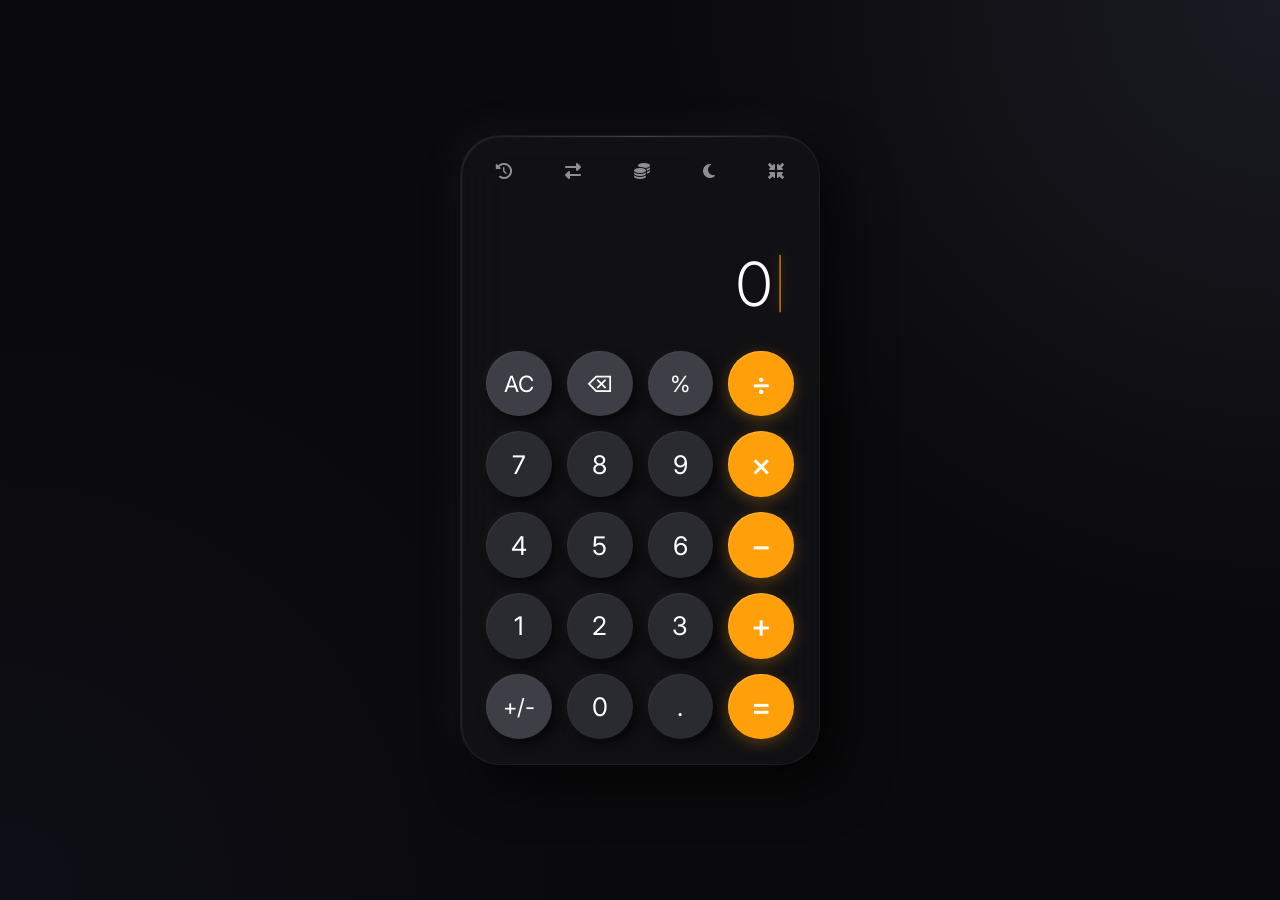
<file: calcutaor/index.html>
<!DOCTYPE html>
<html lang="en">
<head>
    <meta charset="UTF-8">
    <meta name="viewport" content="width=device-width, initial-scale=1.0">
    <title>Modern Dark Calculator</title>
    <!-- Use Inter font for a modern look -->
    <link href="https://fonts.googleapis.com/css2?family=Inter:wght@100;300;400;500&display=swap" rel="stylesheet">
    <!-- Font Awesome for top menu icons -->
    <link rel="stylesheet" href="https://cdnjs.cloudflare.com/ajax/libs/font-awesome/6.4.0/css/all.min.css">
    <link rel="stylesheet" href="style.css">
</head>
<body class="dark-mode">
    <div class="calculator-container glass-effect">
        <!-- Top Menu Icons -->
        <div class="top-menu">
            <button class="menu-btn" title="History"><i class="fas fa-history"></i></button>
            <button class="menu-btn" title="Convert"><i class="fas fa-exchange-alt"></i></button>
            <button class="menu-btn" title="Currency"><i class="fas fa-coins"></i></button>
            <button class="menu-btn theme-toggle" title="Toggle Theme"><i class="fas fa-moon"></i></button>
            <button class="menu-btn" title="Compact"><i class="fas fa-compress-arrows-alt"></i></button>
        </div>
        
        <!-- Display Area -->
        <div class="display-container">
            <div class="previous-operand"></div>
            <div class="current-operand">0<span class="cursor">|</span></div>
        </div>
        
        <!-- 4-Column CSS Grid for Buttons -->
        <div class="buttons-grid">
            <button class="btn func" data-action="clear">AC</button>
            <button class="btn func" data-action="delete">⌫</button>
            <button class="btn func" data-action="percent">%</button>
            <button class="btn operator" data-action="divide">÷</button>
            
            <button class="btn number" data-number="7">7</button>
            <button class="btn number" data-number="8">8</button>
            <button class="btn number" data-number="9">9</button>
            <button class="btn operator" data-action="multiply">×</button>
            
            <button class="btn number" data-number="4">4</button>
            <button class="btn number" data-number="5">5</button>
            <button class="btn number" data-number="6">6</button>
            <button class="btn operator" data-action="subtract">−</button>
            
            <button class="btn number" data-number="1">1</button>
            <button class="btn number" data-number="2">2</button>
            <button class="btn number" data-number="3">3</button>
            <button class="btn operator" data-action="add">+</button>
            
            <button class="btn func" data-action="negate">+/-</button>
            <button class="btn number" data-number="0">0</button>
            <button class="btn number" data-number=".">.</button>
            <button class="btn operator calculate" data-action="calculate">=</button>
        </div>
    </div>
    
    <script src="script.js"></script>
</body>
</html>
</file>
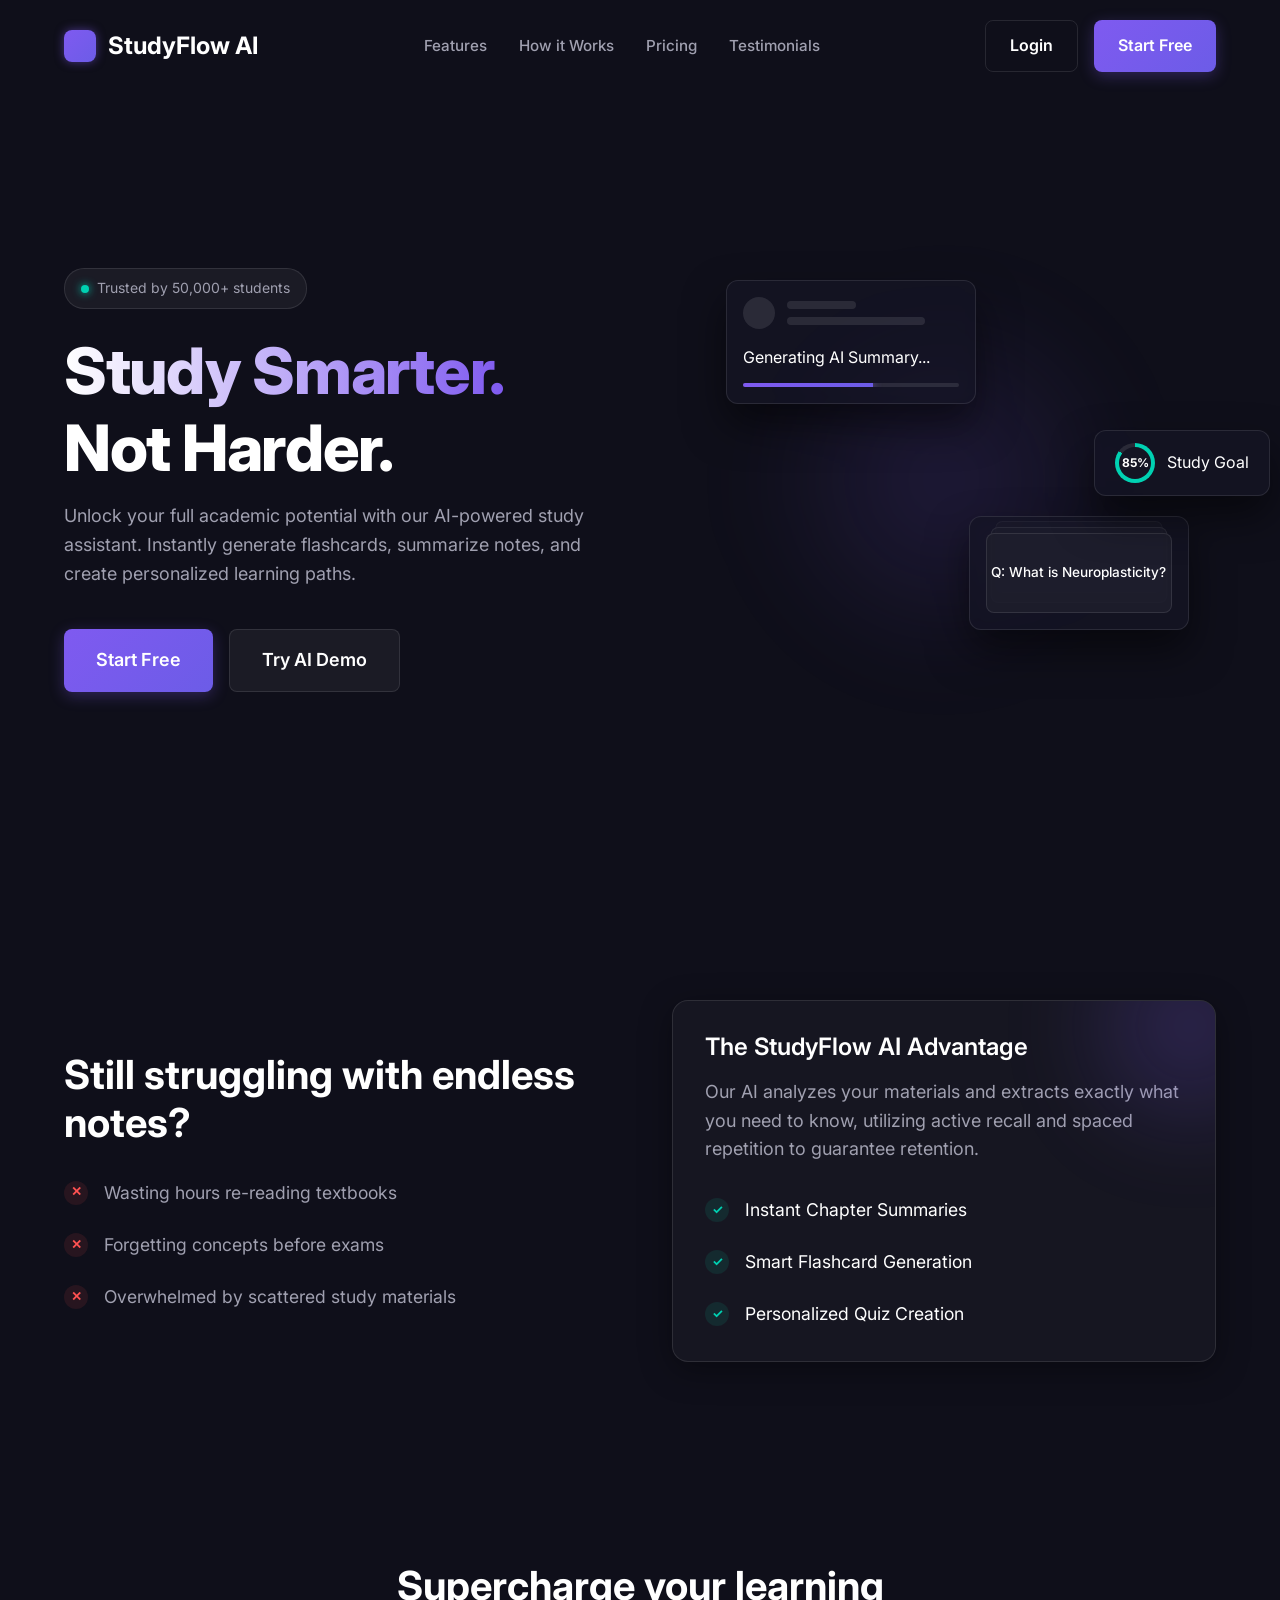
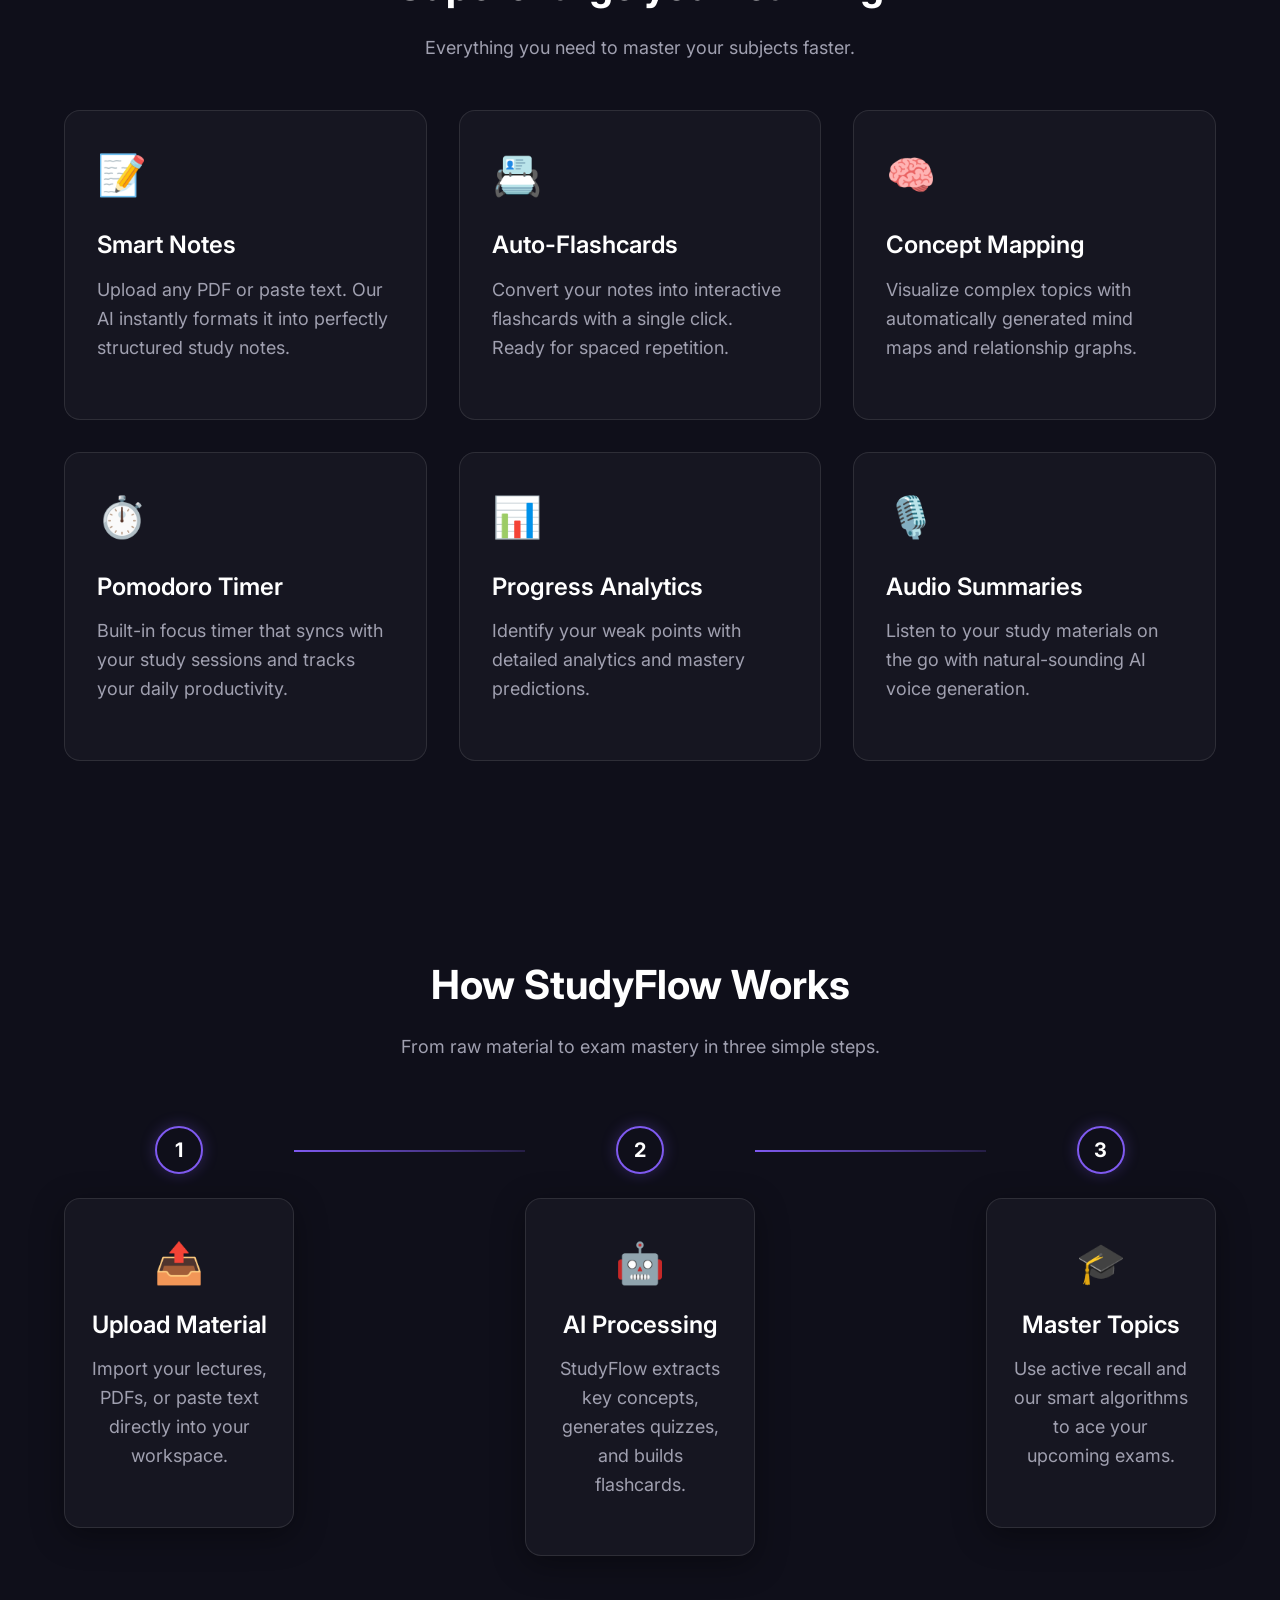
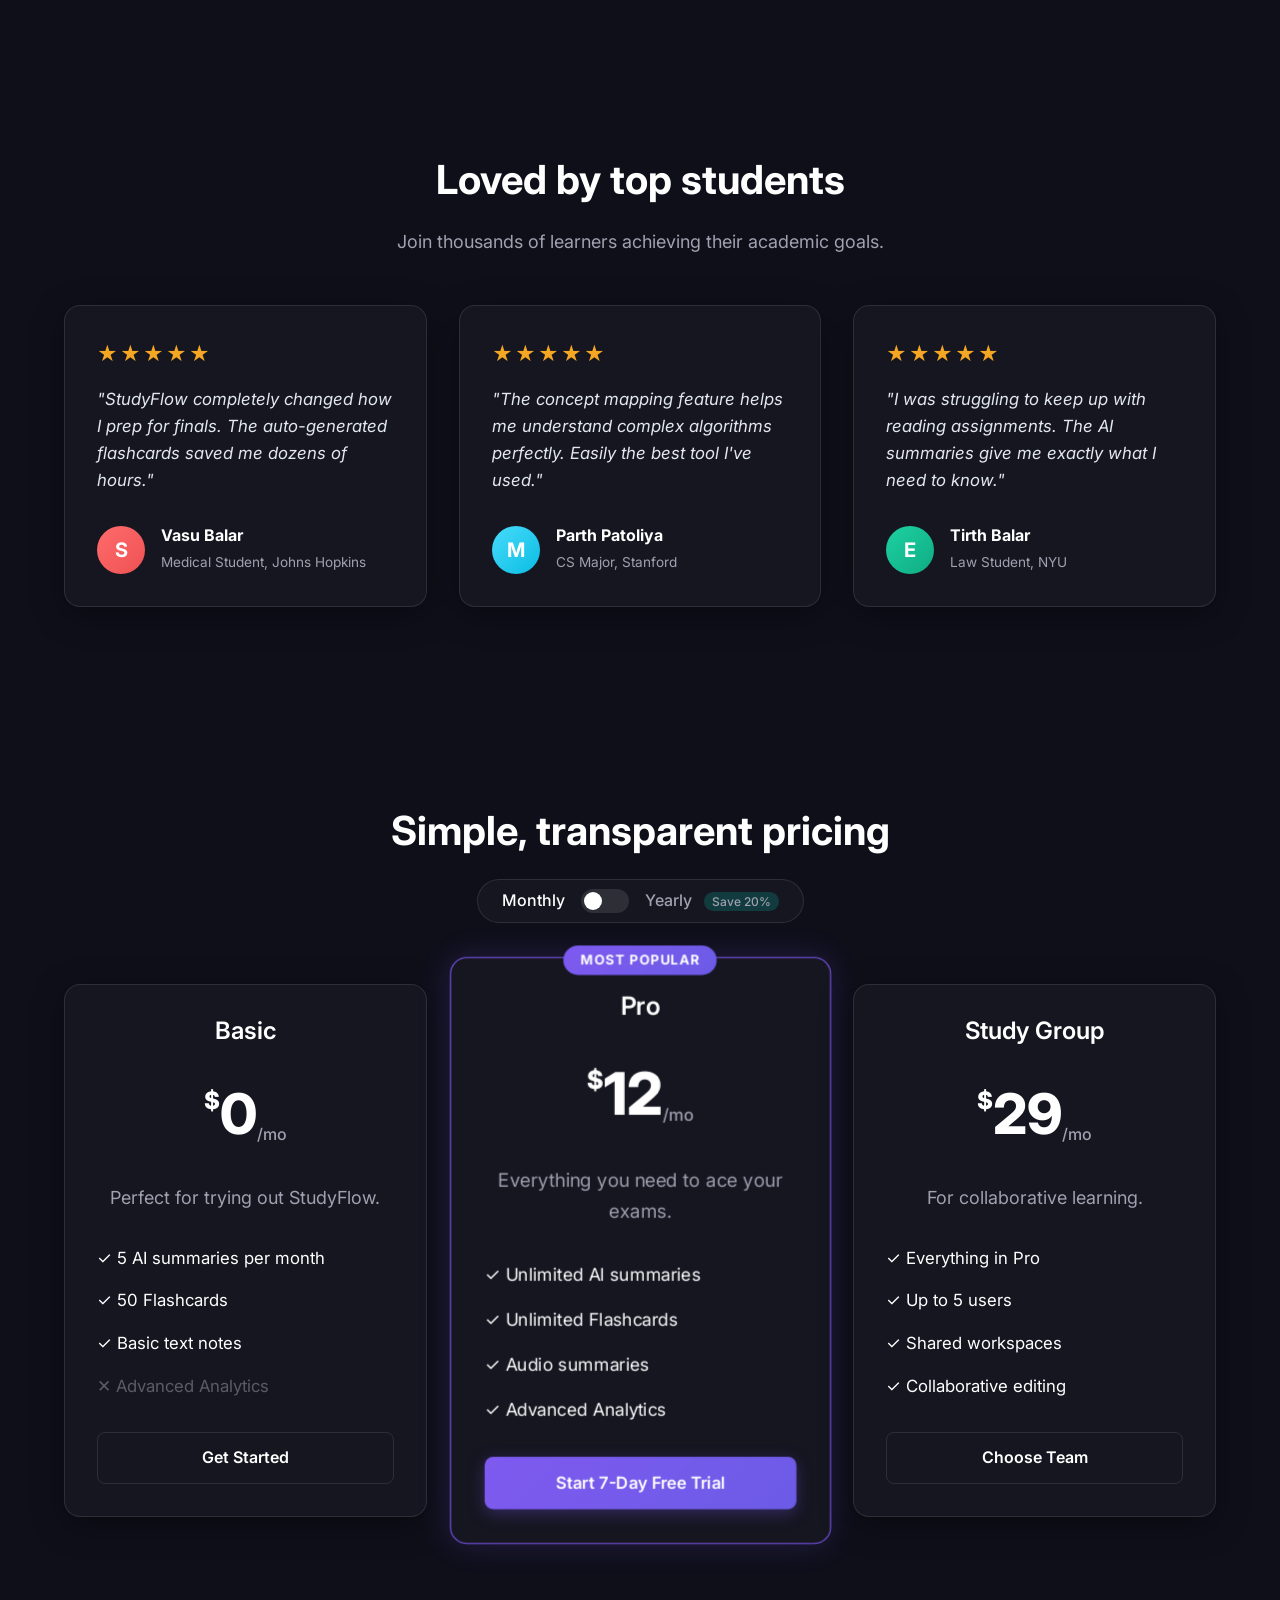
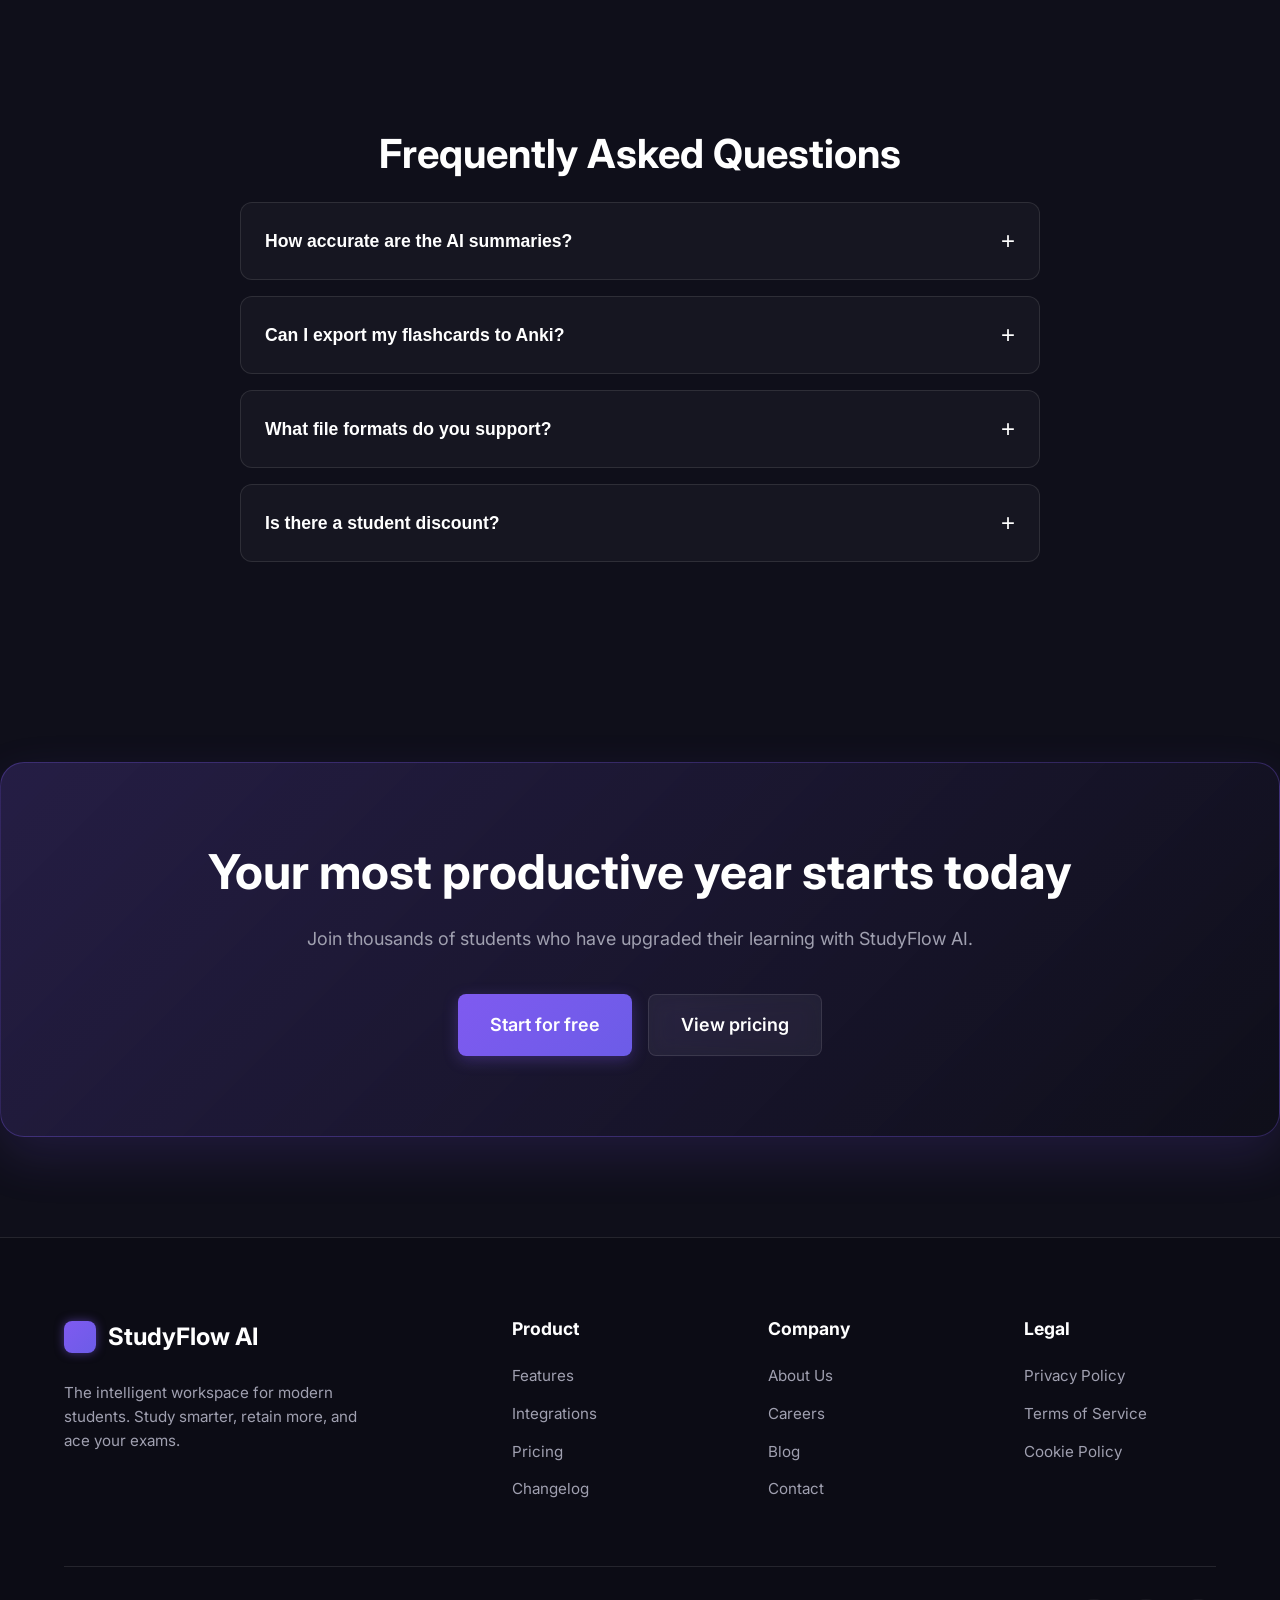
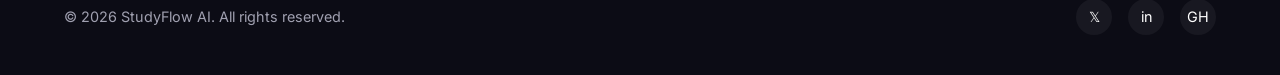
<file: landing page/index.html>
<!DOCTYPE html>
<html lang="en">
<head>
    <meta charset="UTF-8">
    <meta name="viewport" content="width=device-width, initial-scale=1.0">
    <meta name="description" content="StudyFlow AI - The AI-powered study assistant. Ace your exams with AI-generated notes, flashcards, and personalized study plans.">
    <title>StudyFlow AI | Study Smarter. Not Harder.</title>
    <!-- Google Fonts: Inter -->
    <link rel="preconnect" href="https://fonts.googleapis.com">
    <link rel="preconnect" href="https://fonts.gstatic.com" crossorigin>
    <link href="https://fonts.googleapis.com/css2?family=Inter:wght@400;500;600;700;800&display=swap" rel="stylesheet">
    <link rel="stylesheet" href="style.css">
</head>
<body>

    <!-- 1. Navbar (Sticky) -->
    <nav class="navbar" id="navbar">
        <div class="nav-container">
            <a href="#" class="logo">
                <div class="logo-icon"></div>
                StudyFlow AI
            </a>
            
            <div class="nav-links" id="nav-links">
                <a href="#features">Features</a>
                <a href="#how-it-works">How it Works</a>
                <a href="#pricing">Pricing</a>
                <a href="#testimonials">Testimonials</a>
            </div>

            <div class="nav-actions">
                <a href="#" class="btn btn-outline">Login</a>
                <a href="#" class="btn btn-gradient">Start Free</a>
            </div>

            <button class="hamburger" id="hamburger" aria-label="Toggle navigation">
                <span class="bar"></span>
                <span class="bar"></span>
                <span class="bar"></span>
            </button>
        </div>
    </nav>

    <!-- 2. Hero Section -->
    <header class="hero fade-in-section">
        <div class="hero-content">
            <div class="hero-text">
                <div class="trust-badge">
                    <span class="dot"></span> Trusted by 50,000+ students
                </div>
                <h1><span class="gradient-text">Study Smarter.</span><br>Not Harder.</h1>
                <p>Unlock your full academic potential with our AI-powered study assistant. Instantly generate flashcards, summarize notes, and create personalized learning paths.</p>
                <div class="hero-cta">
                    <a href="#" class="btn btn-gradient btn-large">Start Free</a>
                    <a href="#" class="btn btn-glass btn-large">Try AI Demo</a>
                </div>
            </div>
            
            <div class="hero-visual">
                <!-- Floating UI Elements -->
                <div class="floating-card ai-notes float-anim-1">
                    <div class="card-header">
                        <div class="skeleton-avatar"></div>
                        <div class="skeleton-text-group">
                            <div class="skeleton-line short"></div>
                            <div class="skeleton-line long"></div>
                        </div>
                    </div>
                    <div class="card-body">
                        Generating AI Summary...
                        <div class="progress-bar-container"><div class="progress-bar animated"></div></div>
                    </div>
                </div>

                <div class="floating-card flashcards float-anim-2">
                    <div class="flashcard-stack">
                        <div class="flashcard front">
                            <span>Q: What is Neuroplasticity?</span>
                        </div>
                        <div class="flashcard middle"></div>
                        <div class="flashcard back"></div>
                    </div>
                </div>

                <div class="floating-card circular-progress float-anim-3">
                    <div class="circle">
                        <span class="percent">85%</span>
                    </div>
                    <span>Study Goal</span>
                </div>
                
                <!-- Background glow effect -->
                <div class="hero-glow"></div>
            </div>
        </div>
    </header>

    <!-- 3. Problem + Solution -->
    <section class="problem-solution fade-in-section" id="problem-solution">
        <div class="container split-layout">
            <div class="problem-side">
                <h2>Still struggling with endless notes?</h2>
                <ul class="problem-list">
                    <li>
                        <div class="icon-circle red">✕</div>
                        <p>Wasting hours re-reading textbooks</p>
                    </li>
                    <li>
                        <div class="icon-circle red">✕</div>
                        <p>Forgetting concepts before exams</p>
                    </li>
                    <li>
                        <div class="icon-circle red">✕</div>
                        <p>Overwhelmed by scattered study materials</p>
                    </li>
                </ul>
            </div>
            <div class="solution-side">
                <div class="glass-card solution-card">
                    <div class="solution-glow"></div>
                    <h3>The StudyFlow AI Advantage</h3>
                    <p>Our AI analyzes your materials and extracts exactly what you need to know, utilizing active recall and spaced repetition to guarantee retention.</p>
                    <ul class="solution-list">
                        <li>
                            <div class="icon-circle green">✓</div>
                            <span>Instant Chapter Summaries</span>
                        </li>
                        <li>
                            <div class="icon-circle green">✓</div>
                            <span>Smart Flashcard Generation</span>
                        </li>
                        <li>
                            <div class="icon-circle green">✓</div>
                            <span>Personalized Quiz Creation</span>
                        </li>
                    </ul>
                </div>
            </div>
        </div>
    </section>

    <!-- 4. Features (Grid) -->
    <section class="features fade-in-section" id="features">
        <div class="container">
            <div class="section-header center">
                <h2>Supercharge your learning</h2>
                <p>Everything you need to master your subjects faster.</p>
            </div>
            
            <div class="feature-grid">
                <div class="feature-card">
                    <div class="feature-icon">📝</div>
                    <h3>Smart Notes</h3>
                    <p>Upload any PDF or paste text. Our AI instantly formats it into perfectly structured study notes.</p>
                </div>
                <div class="feature-card">
                    <div class="feature-icon">📇</div>
                    <h3>Auto-Flashcards</h3>
                    <p>Convert your notes into interactive flashcards with a single click. Ready for spaced repetition.</p>
                </div>
                <div class="feature-card">
                    <div class="feature-icon">🧠</div>
                    <h3>Concept Mapping</h3>
                    <p>Visualize complex topics with automatically generated mind maps and relationship graphs.</p>
                </div>
                <div class="feature-card">
                    <div class="feature-icon">⏱️</div>
                    <h3>Pomodoro Timer</h3>
                    <p>Built-in focus timer that syncs with your study sessions and tracks your daily productivity.</p>
                </div>
                <div class="feature-card">
                    <div class="feature-icon">📊</div>
                    <h3>Progress Analytics</h3>
                    <p>Identify your weak points with detailed analytics and mastery predictions.</p>
                </div>
                <div class="feature-card">
                    <div class="feature-icon">🎙️</div>
                    <h3>Audio Summaries</h3>
                    <p>Listen to your study materials on the go with natural-sounding AI voice generation.</p>
                </div>
            </div>
        </div>
    </section>

    <!-- 5. How It Works -->
    <section class="how-it-works fade-in-section" id="how-it-works">
        <div class="container">
            <div class="section-header center">
                <h2>How StudyFlow Works</h2>
                <p>From raw material to exam mastery in three simple steps.</p>
            </div>

            <div class="timeline">
                <div class="timeline-step">
                    <div class="step-number">1</div>
                    <div class="step-content glass-card">
                        <div class="step-icon">📤</div>
                        <h3>Upload Material</h3>
                        <p>Import your lectures, PDFs, or paste text directly into your workspace.</p>
                    </div>
                </div>
                <div class="timeline-line"></div>
                <div class="timeline-step">
                    <div class="step-number">2</div>
                    <div class="step-content glass-card">
                        <div class="step-icon">🤖</div>
                        <h3>AI Processing</h3>
                        <p>StudyFlow extracts key concepts, generates quizzes, and builds flashcards.</p>
                    </div>
                </div>
                <div class="timeline-line"></div>
                <div class="timeline-step">
                    <div class="step-number">3</div>
                    <div class="step-content glass-card">
                        <div class="step-icon">🎓</div>
                        <h3>Master Topics</h3>
                        <p>Use active recall and our smart algorithms to ace your upcoming exams.</p>
                    </div>
                </div>
            </div>
        </div>
    </section>

    <!-- 6. Testimonials -->
    <section class="testimonials fade-in-section" id="testimonials">
        <div class="container">
            <div class="section-header center">
                <h2>Loved by top students</h2>
                <p>Join thousands of learners achieving their academic goals.</p>
            </div>

            <div class="testimonial-grid">
                <div class="glass-card testimonial-card">
                    <div class="stars">★★★★★</div>
                    <p>"StudyFlow completely changed how I prep for finals. The auto-generated flashcards saved me dozens of hours."</p>
                    <div class="user-info">
                        <div class="avatar bg-1">S</div>
                        <div>
                            <h4>Vasu Balar</h4>
                            <span>Medical Student, Johns Hopkins</span>
                        </div>
                    </div>
                </div>
                <div class="glass-card testimonial-card">
                    <div class="stars">★★★★★</div>
                    <p>"The concept mapping feature helps me understand complex algorithms perfectly. Easily the best tool I've used."</p>
                    <div class="user-info">
                        <div class="avatar bg-2">M</div>
                        <div>
                            <h4>Parth Patoliya</h4>
                            <span>CS Major, Stanford</span>
                        </div>
                    </div>
                </div>
                <div class="glass-card testimonial-card">
                    <div class="stars">★★★★★</div>
                    <p>"I was struggling to keep up with reading assignments. The AI summaries give me exactly what I need to know."</p>
                    <div class="user-info">
                        <div class="avatar bg-3">E</div>
                        <div>
                            <h4>Tirth Balar</h4>
                            <span>Law Student, NYU</span>
                        </div>
                    </div>
                </div>
            </div>
        </div>
    </section>

    <!-- 7. Pricing -->
    <section class="pricing fade-in-section" id="pricing">
        <div class="container">
            <div class="section-header center">
                <h2>Simple, transparent pricing</h2>
                <div class="billing-toggle">
                    <span class="active" id="monthly-label">Monthly</span>
                    <label class="switch">
                        <input type="checkbox" id="billing-switch">
                        <span class="slider round"></span>
                    </label>
                    <span id="yearly-label">Yearly <span class="badge">Save 20%</span></span>
                </div>
            </div>

            <div class="pricing-grid">
                <!-- Free Plan -->
                <div class="glass-card pricing-card">
                    <h3>Basic</h3>
                    <div class="price"><span class="currency">$</span>0<span class="period">/mo</span></div>
                    <p>Perfect for trying out StudyFlow.</p>
                    <ul class="pricing-features">
                        <li>✓ 5 AI summaries per month</li>
                        <li>✓ 50 Flashcards</li>
                        <li>✓ Basic text notes</li>
                        <li class="disabled">✕ Advanced Analytics</li>
                    </ul>
                    <a href="#" class="btn btn-outline full-width">Get Started</a>
                </div>

                <!-- Pro Plan (Highlighted) -->
                <div class="glass-card pricing-card pro-card">
                    <div class="popular-badge">Most Popular</div>
                    <h3>Pro</h3>
                    <div class="price"><span class="currency">$</span><span class="amount" data-monthly="12" data-yearly="9">12</span><span class="period">/mo</span></div>
                    <p>Everything you need to ace your exams.</p>
                    <ul class="pricing-features">
                        <li>✓ Unlimited AI summaries</li>
                        <li>✓ Unlimited Flashcards</li>
                        <li>✓ Audio summaries</li>
                        <li>✓ Advanced Analytics</li>
                    </ul>
                    <a href="#" class="btn btn-gradient full-width">Start 7-Day Free Trial</a>
                </div>

                <!-- Team Plan -->
                <div class="glass-card pricing-card">
                    <h3>Study Group</h3>
                    <div class="price"><span class="currency">$</span><span class="amount" data-monthly="29" data-yearly="24">29</span><span class="period">/mo</span></div>
                    <p>For collaborative learning.</p>
                    <ul class="pricing-features">
                        <li>✓ Everything in Pro</li>
                        <li>✓ Up to 5 users</li>
                        <li>✓ Shared workspaces</li>
                        <li>✓ Collaborative editing</li>
                    </ul>
                    <a href="#" class="btn btn-outline full-width">Choose Team</a>
                </div>
            </div>
        </div>
    </section>

    <!-- 8. FAQ -->
    <section class="faq fade-in-section" id="faq">
        <div class="container">
            <div class="section-header center">
                <h2>Frequently Asked Questions</h2>
            </div>
            
            <div class="accordion">
                <div class="accordion-item">
                    <button class="accordion-header">
                        How accurate are the AI summaries?
                        <span class="icon">+</span>
                    </button>
                    <div class="accordion-content">
                        <p>Our AI is trained specifically on academic and professional texts, providing highly accurate extraction of key concepts, definitions, and formulas while ignoring fluff.</p>
                    </div>
                </div>
                <div class="accordion-item">
                    <button class="accordion-header">
                        Can I export my flashcards to Anki?
                        <span class="icon">+</span>
                    </button>
                    <div class="accordion-content">
                        <p>Yes! Pro users can export their generated flashcard decks directly to Anki, Quizlet, or standard CSV formats.</p>
                    </div>
                </div>
                <div class="accordion-item">
                    <button class="accordion-header">
                        What file formats do you support?
                        <span class="icon">+</span>
                    </button>
                    <div class="accordion-content">
                        <p>Currently, we support PDF, DOCX, TXT, and direct copy-pasting of text or website URLs.</p>
                    </div>
                </div>
                <div class="accordion-item">
                    <button class="accordion-header">
                        Is there a student discount?
                        <span class="icon">+</span>
                    </button>
                    <div class="accordion-content">
                        <p>We offer a 50% discount for users who sign up with a valid .edu email address. Contact support after signing up to apply the discount.</p>
                    </div>
                </div>
            </div>
        </div>
    </section>

    <!-- 9. Final CTA -->
    <section class="final-cta fade-in-section">
        <div class="cta-background">
            <div class="container center">
                <h2>Your most productive year starts today</h2>
                <p>Join thousands of students who have upgraded their learning with StudyFlow AI.</p>
                <div class="cta-buttons">
                    <a href="#" class="btn btn-gradient btn-large">Start for free</a>
                    <a href="#" class="btn btn-glass btn-large">View pricing</a>
                </div>
            </div>
        </div>
    </section>

    <!-- 10. Footer -->
    <footer class="footer">
        <div class="container">
            <div class="footer-grid">
                <div class="footer-brand">
                    <a href="#" class="logo">
                        <div class="logo-icon"></div>
                        StudyFlow AI
                    </a>
                    <p>The intelligent workspace for modern students. Study smarter, retain more, and ace your exams.</p>
                </div>
                <div class="footer-links">
                    <h4>Product</h4>
                    <ul>
                        <li><a href="#">Features</a></li>
                        <li><a href="#">Integrations</a></li>
                        <li><a href="#">Pricing</a></li>
                        <li><a href="#">Changelog</a></li>
                    </ul>
                </div>
                <div class="footer-links">
                    <h4>Company</h4>
                    <ul>
                        <li><a href="#">About Us</a></li>
                        <li><a href="#">Careers</a></li>
                        <li><a href="#">Blog</a></li>
                        <li><a href="#">Contact</a></li>
                    </ul>
                </div>
                <div class="footer-links">
                    <h4>Legal</h4>
                    <ul>
                        <li><a href="#">Privacy Policy</a></li>
                        <li><a href="#">Terms of Service</a></li>
                        <li><a href="#">Cookie Policy</a></li>
                    </ul>
                </div>
            </div>
            <div class="footer-bottom">
                <p>&copy; 2026 StudyFlow AI. All rights reserved.</p>
                <div class="social-links">
                    <a href="#" aria-label="Twitter">𝕏</a>
                    <a href="#" aria-label="LinkedIn">in</a>
                    <a href="#" aria-label="GitHub">GH</a>
                </div>
            </div>
        </div>
    </footer>

    <script src="script.js"></script>
</body>
</html>
</file>
<file: calcutaor/style.css>
:root {
    --bg-main: #0a0a0c; /* Deep black/dark background */
    --bg-calc: rgba(20, 20, 25, 0.7); /* Glassmorphism background */
    --text-main: #ffffff;
    --text-muted: #8e8e93;
    --btn-bg: #2a2b30; /* Dark gray for numbers */
    --btn-func-bg: #3d3e46; /* Lighter gray for functions */
    --btn-operator-bg: #ff9f0a; /* Orange for operators */
    --btn-operator-text: #ffffff;
    --shadow-light: rgba(255, 255, 255, 0.03); /* Soft top-left reflection */
    --shadow-dark: rgba(0, 0, 0, 0.6); /* Deep bottom-right shadow */
    --glow: rgba(255, 159, 10, 0.5); /* Glow for cursor and operators */
}

/* Light mode overrides for the toggle feature */
.light-mode {
    --bg-main: #e0e5ec;
    --bg-calc: rgba(255, 255, 255, 0.6);
    --text-main: #1c1c1e;
    --text-muted: #8e8e93;
    --btn-bg: #f0f2f5;
    --btn-func-bg: #d1d1d6;
    --btn-operator-bg: #ff9f0a;
    --btn-operator-text: #ffffff;
    --shadow-light: rgba(255, 255, 255, 0.8);
    --shadow-dark: rgba(163, 177, 198, 0.6);
    --glow: rgba(255, 159, 10, 0.3);
}

* {
    box-sizing: border-box;
    margin: 0;
    padding: 0;
    font-family: 'Inter', sans-serif;
    -webkit-tap-highlight-color: transparent;
}

body {
    background: var(--bg-main);
    /* Subtle dark gradient for anti-gravity feeling */
    background-image: radial-gradient(circle at top right, rgba(30, 30, 40, 0.8), transparent 40%),
                      radial-gradient(circle at bottom left, rgba(15, 15, 25, 0.8), transparent 40%);
    min-height: 100vh;
    display: flex;
    justify-content: center;
    align-items: center;
    color: var(--text-main);
    transition: background 0.4s ease;
    overflow: hidden;
}

body.light-mode {
    background-image: radial-gradient(circle at top right, rgba(255, 255, 255, 0.8), transparent 40%),
                      radial-gradient(circle at bottom left, rgba(230, 235, 240, 0.8), transparent 40%);
}

.calculator-container {
    width: 360px;
    padding: 25px;
    border-radius: 40px;
    background: var(--bg-calc);
    backdrop-filter: blur(25px);
    -webkit-backdrop-filter: blur(25px);
    /* Neumorphic / Floating Anti-gravity shadow */
    box-shadow: 
        20px 20px 50px var(--shadow-dark),
        -15px -15px 40px var(--shadow-light),
        inset 1px 1px 2px rgba(255, 255, 255, 0.1);
    border: 1px solid rgba(255, 255, 255, 0.05);
    display: flex;
    flex-direction: column;
    gap: 20px;
    position: relative;
    z-index: 10;
    transition: all 0.4s ease;
}

/* Subtle light reflection on the top edge */
.calculator-container::before {
    content: '';
    position: absolute;
    top: 0;
    left: 10%;
    right: 10%;
    height: 1px;
    background: linear-gradient(90deg, transparent, rgba(255, 255, 255, 0.15), transparent);
}

/* Top menu styling */
.top-menu {
    display: flex;
    justify-content: space-between;
    padding: 0 10px;
}

.menu-btn {
    background: none;
    border: none;
    color: var(--text-muted);
    font-size: 16px;
    cursor: pointer;
    transition: color 0.2s ease-in-out, transform 0.2s;
}

.menu-btn:hover {
    color: var(--text-main);
    transform: scale(1.15);
}

/* Display screen */
.display-container {
    text-align: right;
    padding: 10px;
    min-height: 130px;
    display: flex;
    flex-direction: column;
    justify-content: flex-end;
    word-wrap: break-word;
    word-break: break-all;
}

.previous-operand {
    font-size: 1.2rem;
    color: var(--text-muted);
    min-height: 24px;
    margin-bottom: 5px;
}

.current-operand {
    font-size: 3.8rem;
    font-weight: 300;
    letter-spacing: -1px;
    color: var(--text-main);
    position: relative;
    display: flex;
    justify-content: flex-end;
    align-items: center;
    width: 100%;
    transition: font-size 0.2s ease;
}

/* Blinking cursor with soft glow */
.cursor {
    font-weight: 100;
    color: var(--btn-operator-bg);
    animation: blink 1s step-end infinite;
    text-shadow: 0 0 10px var(--glow);
    margin-left: 4px;
    font-size: 3rem;
}

@keyframes blink {
    0%, 100% { opacity: 1; }
    50% { opacity: 0; }
}

/* Button Grid */
.buttons-grid {
    display: grid;
    grid-template-columns: repeat(4, 1fr);
    gap: 15px;
}

/* Individual Buttons */
.btn {
    width: 100%;
    aspect-ratio: 1 / 1;
    border-radius: 50%;
    border: none;
    font-size: 1.6rem;
    font-weight: 400;
    cursor: pointer;
    background: var(--btn-bg);
    color: var(--text-main);
    position: relative;
    overflow: hidden;
    /* Soft neumorphic shadow */
    box-shadow: 
        5px 5px 12px var(--shadow-dark),
        -3px -3px 8px var(--shadow-light),
        inset 1px 1px 1px rgba(255, 255, 255, 0.05);
    transition: all 0.2s ease-in-out;
    display: flex;
    justify-content: center;
    align-items: center;
}

/* Ripple effect container */
.btn::after {
    content: '';
    position: absolute;
    top: 50%;
    left: 50%;
    width: 100%;
    height: 100%;
    background: radial-gradient(circle, rgba(255,255,255,0.2) 0%, transparent 60%);
    transform: translate(-50%, -50%) scale(0);
    opacity: 0;
    transition: transform 0.3s, opacity 0.3s;
    border-radius: 50%;
}

.btn:active::after {
    transform: translate(-50%, -50%) scale(2);
    opacity: 1;
    transition: 0s;
}

.btn:hover {
    filter: brightness(1.15);
    transform: translateY(-2px);
    box-shadow: 
        7px 7px 15px var(--shadow-dark),
        -4px -4px 12px var(--shadow-light),
        inset 1px 1px 1px rgba(255, 255, 255, 0.05);
}

.btn:active, .btn.pressed {
    transform: translateY(2px);
    box-shadow: 
        2px 2px 5px var(--shadow-dark),
        -1px -1px 3px var(--shadow-light),
        inset 2px 2px 6px rgba(0, 0, 0, 0.3);
}

/* Special button colors */
.btn.func {
    background: var(--btn-func-bg);
    font-size: 1.4rem;
}

.btn.operator {
    background: var(--btn-operator-bg);
    color: var(--btn-operator-text);
    font-size: 2rem;
    font-weight: 500;
    /* Orange glow */
    box-shadow: 
        0 4px 15px rgba(255, 159, 10, 0.3),
        inset 1px 1px 1px rgba(255, 255, 255, 0.2);
}

.btn.operator:hover {
    box-shadow: 
        0 6px 20px rgba(255, 159, 10, 0.5),
        inset 1px 1px 1px rgba(255, 255, 255, 0.2);
}

.btn.operator:active, .btn.operator.pressed {
    box-shadow: 
        0 2px 8px rgba(255, 159, 10, 0.4),
        inset 2px 2px 5px rgba(0, 0, 0, 0.2);
}

/* Responsive adjustment */
@media (max-width: 400px) {
    .calculator-container {
        width: 100vw;
        height: 100vh;
        border-radius: 0;
        border: none;
        padding: 40px 20px 20px;
        justify-content: flex-end;
    }
    
    .display-container {
        margin-bottom: 20px;
    }
    
    .btn {
        font-size: 1.8rem;
    }
}
</file>
<file: landing page/style.css>
/* ==========================================================================
   Design System & Variables
   ========================================================================== */
:root {
    /* Colors */
    --primary: #7F5AF0;
    --primary-dark: #6C5CE7;
    --accent: #00D1B2;
    --bg-dark: #0F0F1A;
    --bg-surface: rgba(255, 255, 255, 0.03);
    --bg-surface-hover: rgba(255, 255, 255, 0.08);
    --text-main: #FFFFFF;
    --text-muted: #A0A0B0;
    --border-color: rgba(255, 255, 255, 0.1);
    
    /* Gradients */
    --gradient-primary: linear-gradient(135deg, var(--primary) 0%, var(--primary-dark) 100%);
    --gradient-glow: linear-gradient(135deg, rgba(127, 90, 240, 0.5) 0%, rgba(108, 92, 231, 0.2) 100%);
    
    /* Shadows */
    --shadow-glow: 0 0 20px rgba(127, 90, 240, 0.4);
    --shadow-glass: 0 8px 32px 0 rgba(0, 0, 0, 0.37);
    
    /* Transitions */
    --transition-fast: 0.2s ease;
    --transition-smooth: 0.3s cubic-bezier(0.4, 0, 0.2, 1);
    
    /* Typography */
    --font-main: 'Inter', sans-serif;
}

/* ==========================================================================
   Base Styles & Reset
   ========================================================================== */
* {
    margin: 0;
    padding: 0;
    box-sizing: border-box;
}

html {
    scroll-behavior: smooth;
}

body {
    font-family: var(--font-main);
    background-color: var(--bg-dark);
    color: var(--text-main);
    line-height: 1.6;
    overflow-x: hidden;
}

a {
    text-decoration: none;
    color: inherit;
    transition: var(--transition-fast);
}

ul {
    list-style: none;
}

.container {
    max-width: 1200px;
    margin: 0 auto;
    padding: 0 24px;
}

.center {
    text-align: center;
}

/* Typography Utility */
h1, h2, h3, h4 {
    line-height: 1.2;
    margin-bottom: 16px;
}

h1 { font-size: 4rem; font-weight: 800; letter-spacing: -0.02em; }
h2 { font-size: 2.5rem; font-weight: 700; margin-bottom: 24px; }
h3 { font-size: 1.5rem; font-weight: 600; }

.gradient-text {
    background: linear-gradient(to right, #fff, var(--primary));
    -webkit-background-clip: text;
    -webkit-text-fill-color: transparent;
    background-clip: text;
}

p {
    color: var(--text-muted);
    font-size: 1.125rem;
    margin-bottom: 24px;
}

.section-header p {
    max-width: 600px;
    margin: 0 auto 48px;
}

/* ==========================================================================
   Components
   ========================================================================== */
/* Buttons */
.btn {
    display: inline-flex;
    align-items: center;
    justify-content: center;
    padding: 12px 24px;
    border-radius: 8px;
    font-weight: 600;
    font-size: 1rem;
    cursor: pointer;
    transition: var(--transition-smooth);
    position: relative;
    overflow: hidden;
    z-index: 1;
}

.btn-large {
    padding: 16px 32px;
    font-size: 1.125rem;
}

.btn-gradient {
    background: var(--gradient-primary);
    color: white;
    border: none;
    box-shadow: 0 4px 15px rgba(127, 90, 240, 0.3);
}

.btn-gradient:hover {
    transform: translateY(-2px);
    box-shadow: var(--shadow-glow);
}

.btn-outline {
    background: transparent;
    border: 1px solid var(--border-color);
    color: white;
}

.btn-outline:hover {
    border-color: var(--primary);
    background: rgba(127, 90, 240, 0.1);
}

.btn-glass {
    background: rgba(255, 255, 255, 0.05);
    backdrop-filter: blur(10px);
    border: 1px solid rgba(255, 255, 255, 0.1);
    color: white;
}

.btn-glass:hover {
    background: rgba(255, 255, 255, 0.1);
    transform: translateY(-2px);
}

.full-width {
    width: 100%;
}

/* Glass Card */
.glass-card {
    background: var(--bg-surface);
    backdrop-filter: blur(12px);
    -webkit-backdrop-filter: blur(12px);
    border: 1px solid var(--border-color);
    border-radius: 16px;
    padding: 32px;
    box-shadow: var(--shadow-glass);
    transition: var(--transition-smooth);
}

.glass-card:hover {
    transform: translateY(-5px);
    background: var(--bg-surface-hover);
    border-color: rgba(127, 90, 240, 0.3);
}

/* ==========================================================================
   Sections
   ========================================================================== */

/* 1. Navbar */
.navbar {
    position: fixed;
    top: 0;
    left: 0;
    width: 100%;
    z-index: 1000;
    transition: var(--transition-smooth);
    padding: 20px 0;
}

.navbar.scrolled {
    background: rgba(15, 15, 26, 0.8);
    backdrop-filter: blur(16px);
    -webkit-backdrop-filter: blur(16px);
    border-bottom: 1px solid var(--border-color);
    padding: 15px 0;
}

.nav-container {
    max-width: 1200px;
    margin: 0 auto;
    padding: 0 24px;
    display: flex;
    justify-content: space-between;
    align-items: center;
}

.logo {
    display: flex;
    align-items: center;
    gap: 12px;
    font-size: 1.5rem;
    font-weight: 700;
    color: white;
}

.logo-icon {
    width: 32px;
    height: 32px;
    background: var(--gradient-primary);
    border-radius: 8px;
    box-shadow: 0 0 10px rgba(127, 90, 240, 0.5);
}

.nav-links {
    display: flex;
    gap: 32px;
}

.nav-links a {
    font-size: 0.95rem;
    font-weight: 500;
    color: var(--text-muted);
    position: relative;
}

.nav-links a:hover {
    color: white;
}

.nav-links a::after {
    content: '';
    position: absolute;
    bottom: -4px;
    left: 0;
    width: 0;
    height: 2px;
    background: var(--primary);
    transition: var(--transition-fast);
}

.nav-links a:hover::after {
    width: 100%;
}

.nav-actions {
    display: flex;
    gap: 16px;
}

.hamburger {
    display: none;
    background: none;
    border: none;
    cursor: pointer;
    flex-direction: column;
    gap: 6px;
    padding: 4px;
}

.hamburger .bar {
    width: 24px;
    height: 2px;
    background: white;
    transition: var(--transition-fast);
}

/* 2. Hero Section */
.hero {
    padding: 160px 0 100px;
    position: relative;
    min-height: 100vh;
    display: flex;
    align-items: center;
}

.hero-content {
    max-width: 1200px;
    margin: 0 auto;
    padding: 0 24px;
    display: grid;
    grid-template-columns: 1fr 1fr;
    gap: 64px;
    align-items: center;
}

.trust-badge {
    display: inline-flex;
    align-items: center;
    gap: 8px;
    padding: 8px 16px;
    background: rgba(255, 255, 255, 0.05);
    border: 1px solid var(--border-color);
    border-radius: 20px;
    font-size: 0.875rem;
    color: var(--text-muted);
    margin-bottom: 24px;
}

.trust-badge .dot {
    width: 8px;
    height: 8px;
    background: var(--accent);
    border-radius: 50%;
    box-shadow: 0 0 8px var(--accent);
}

.hero-cta {
    display: flex;
    gap: 16px;
    margin-top: 40px;
}

.hero-visual {
    position: relative;
    height: 500px;
}

.hero-glow {
    position: absolute;
    top: 50%;
    left: 50%;
    transform: translate(-50%, -50%);
    width: 400px;
    height: 400px;
    background: radial-gradient(circle, rgba(127, 90, 240, 0.15) 0%, rgba(15, 15, 26, 0) 70%);
    z-index: 0;
    filter: blur(40px);
}

/* Floating UI Elements */
.floating-card {
    position: absolute;
    background: rgba(20, 20, 35, 0.8);
    backdrop-filter: blur(12px);
    border: 1px solid var(--border-color);
    border-radius: 12px;
    padding: 16px;
    box-shadow: 0 20px 40px rgba(0, 0, 0, 0.5);
    z-index: 2;
}

.ai-notes {
    top: 10%;
    left: 10%;
    width: 250px;
}

.flashcards {
    bottom: 20%;
    right: 5%;
    width: 220px;
}

.circular-progress {
    top: 40%;
    right: -10%;
    display: flex;
    align-items: center;
    gap: 12px;
    padding: 12px 20px;
}

/* Skeleton UI for floating cards */
.skeleton-avatar {
    width: 32px;
    height: 32px;
    border-radius: 50%;
    background: rgba(255, 255, 255, 0.1);
}

.card-header {
    display: flex;
    gap: 12px;
    margin-bottom: 16px;
}

.skeleton-text-group {
    display: flex;
    flex-direction: column;
    gap: 8px;
    flex: 1;
    justify-content: center;
}

.skeleton-line {
    height: 8px;
    border-radius: 4px;
    background: rgba(255, 255, 255, 0.1);
}

.skeleton-line.short { width: 40%; }
.skeleton-line.long { width: 80%; }

.progress-bar-container {
    width: 100%;
    height: 4px;
    background: rgba(255, 255, 255, 0.1);
    border-radius: 2px;
    margin-top: 12px;
    overflow: hidden;
}

.progress-bar {
    height: 100%;
    width: 60%;
    background: var(--gradient-primary);
    box-shadow: 0 0 10px var(--primary);
}

/* Flashcard Stack */
.flashcard-stack {
    position: relative;
    height: 80px;
}

.flashcard {
    position: absolute;
    width: 100%;
    height: 100%;
    border-radius: 8px;
    background: rgba(30, 30, 45, 0.9);
    border: 1px solid var(--border-color);
    display: flex;
    align-items: center;
    justify-content: center;
    font-size: 0.85rem;
    font-weight: 500;
}

.flashcard.front { z-index: 3; transform: translateY(0); }
.flashcard.middle { z-index: 2; transform: translateY(-8px) scale(0.95); opacity: 0.7; }
.flashcard.back { z-index: 1; transform: translateY(-16px) scale(0.9); opacity: 0.4; }

/* Circle Progress */
.circle {
    width: 40px;
    height: 40px;
    border-radius: 50%;
    background: conic-gradient(var(--accent) 85%, rgba(255, 255, 255, 0.1) 0);
    display: flex;
    align-items: center;
    justify-content: center;
    position: relative;
}

.circle::before {
    content: '';
    position: absolute;
    width: 32px;
    height: 32px;
    background: rgba(20, 20, 35, 1);
    border-radius: 50%;
}

.circle .percent {
    position: relative;
    z-index: 1;
    font-size: 0.75rem;
    font-weight: 700;
}

/* Animations */
@keyframes float1 { 0%, 100% { transform: translateY(0); } 50% { transform: translateY(-15px); } }
@keyframes float2 { 0%, 100% { transform: translateY(0); } 50% { transform: translateY(-10px); } }
@keyframes float3 { 0%, 100% { transform: translateY(0); } 50% { transform: translateY(-20px); } }

.float-anim-1 { animation: float1 6s ease-in-out infinite; }
.float-anim-2 { animation: float2 5s ease-in-out infinite 1s; }
.float-anim-3 { animation: float3 7s ease-in-out infinite 2s; }

/* 3. Problem + Solution */
.problem-solution {
    padding: 100px 0;
}

.split-layout {
    display: grid;
    grid-template-columns: 1fr 1fr;
    gap: 64px;
    align-items: center;
}

.problem-list, .solution-list {
    margin-top: 32px;
    display: flex;
    flex-direction: column;
    gap: 24px;
}

.problem-list li, .solution-list li {
    display: flex;
    align-items: flex-start;
    gap: 16px;
}

.problem-list p, .solution-list span {
    margin: 0;
    font-size: 1.1rem;
}

.icon-circle {
    width: 24px;
    height: 24px;
    border-radius: 50%;
    display: flex;
    align-items: center;
    justify-content: center;
    font-size: 0.8rem;
    font-weight: bold;
    flex-shrink: 0;
    margin-top: 2px;
}

.icon-circle.red {
    background: rgba(255, 82, 82, 0.1);
    color: #ff5252;
}

.icon-circle.green {
    background: rgba(0, 209, 178, 0.1);
    color: var(--accent);
}

.solution-card {
    position: relative;
    overflow: hidden;
}

.solution-glow {
    position: absolute;
    top: -50px;
    right: -50px;
    width: 150px;
    height: 150px;
    background: var(--primary);
    filter: blur(60px);
    opacity: 0.3;
    border-radius: 50%;
}

/* 4. Features Grid */
.features {
    padding: 100px 0;
}

.feature-grid {
    display: grid;
    grid-template-columns: repeat(3, 1fr);
    gap: 32px;
    margin-top: 48px;
}

.feature-card {
    background: var(--bg-surface);
    border: 1px solid var(--border-color);
    border-radius: 16px;
    padding: 32px;
    transition: var(--transition-smooth);
}

.feature-icon {
    font-size: 2.5rem;
    margin-bottom: 24px;
}

.feature-card:hover {
    transform: translateY(-8px);
    background: var(--bg-surface-hover);
    border-color: rgba(127, 90, 240, 0.5);
    box-shadow: 0 10px 30px rgba(127, 90, 240, 0.15);
}

/* 5. How It Works */
.how-it-works {
    padding: 100px 0;
}

.timeline {
    display: flex;
    justify-content: space-between;
    align-items: flex-start;
    margin-top: 64px;
    position: relative;
}

.timeline-step {
    flex: 1;
    display: flex;
    flex-direction: column;
    align-items: center;
    text-align: center;
    position: relative;
    z-index: 2;
}

.step-number {
    width: 48px;
    height: 48px;
    background: var(--bg-dark);
    border: 2px solid var(--primary);
    border-radius: 50%;
    display: flex;
    align-items: center;
    justify-content: center;
    font-size: 1.25rem;
    font-weight: 700;
    margin-bottom: 24px;
    box-shadow: 0 0 15px rgba(127, 90, 240, 0.3);
}

.step-content {
    padding: 32px 24px;
    width: 100%;
    max-width: 300px;
}

.step-icon {
    font-size: 2.5rem;
    margin-bottom: 16px;
}

.timeline-line {
    flex: 1;
    height: 2px;
    background: linear-gradient(90deg, var(--primary) 0%, rgba(127, 90, 240, 0.2) 100%);
    margin-top: 24px;
    min-width: 50px;
}

/* 6. Testimonials */
.testimonials {
    padding: 100px 0;
}

.testimonial-grid {
    display: grid;
    grid-template-columns: repeat(3, 1fr);
    gap: 32px;
}

.stars {
    color: #F5A623;
    font-size: 1.25rem;
    letter-spacing: 2px;
    margin-bottom: 16px;
}

.testimonial-card p {
    font-size: 1.05rem;
    color: #E2E8F0;
    font-style: italic;
    margin-bottom: 32px;
}

.user-info {
    display: flex;
    align-items: center;
    gap: 16px;
}

.avatar {
    width: 48px;
    height: 48px;
    border-radius: 50%;
    display: flex;
    align-items: center;
    justify-content: center;
    font-weight: 700;
    font-size: 1.25rem;
}

.bg-1 { background: linear-gradient(135deg, #FF6B6B, #EE5253); }
.bg-2 { background: linear-gradient(135deg, #48DBFB, #0ABDE3); }
.bg-3 { background: linear-gradient(135deg, #1DD1A1, #10AC84); }

.user-info h4 {
    margin: 0 0 4px 0;
    font-size: 1rem;
}

.user-info span {
    font-size: 0.85rem;
    color: var(--text-muted);
}

/* 7. Pricing */
.pricing {
    padding: 100px 0;
}

.billing-toggle {
    display: inline-flex;
    align-items: center;
    gap: 16px;
    background: var(--bg-surface);
    padding: 8px 24px;
    border-radius: 30px;
    border: 1px solid var(--border-color);
}

.billing-toggle span {
    font-weight: 500;
    color: var(--text-muted);
    transition: var(--transition-fast);
}

.billing-toggle span.active {
    color: white;
}

.badge {
    background: rgba(0, 209, 178, 0.2);
    color: var(--accent);
    padding: 2px 8px;
    border-radius: 10px;
    font-size: 0.75rem;
    margin-left: 8px;
}

/* Toggle Switch */
.switch {
    position: relative;
    display: inline-block;
    width: 48px;
    height: 24px;
}

.switch input {
    opacity: 0;
    width: 0;
    height: 0;
}

.slider {
    position: absolute;
    cursor: pointer;
    top: 0; left: 0; right: 0; bottom: 0;
    background-color: rgba(255, 255, 255, 0.1);
    transition: .4s;
    border-radius: 34px;
}

.slider:before {
    position: absolute;
    content: "";
    height: 18px;
    width: 18px;
    left: 3px;
    bottom: 3px;
    background-color: white;
    transition: .4s;
    border-radius: 50%;
}

input:checked + .slider {
    background-color: var(--primary);
}

input:checked + .slider:before {
    transform: translateX(24px);
}

.pricing-grid {
    display: grid;
    grid-template-columns: repeat(3, 1fr);
    gap: 32px;
    align-items: center;
    margin-top: 48px;
}

.pricing-card {
    text-align: center;
}

.pro-card {
    transform: scale(1.05);
    border-color: var(--primary);
    box-shadow: 0 0 30px rgba(127, 90, 240, 0.2);
    position: relative;
}

.pro-card:hover {
    transform: scale(1.08) translateY(-5px);
}

.popular-badge {
    position: absolute;
    top: -12px;
    left: 50%;
    transform: translateX(-50%);
    background: var(--gradient-primary);
    padding: 4px 16px;
    border-radius: 20px;
    font-size: 0.8rem;
    font-weight: 700;
    letter-spacing: 1px;
    text-transform: uppercase;
}

.price {
    font-size: 3.5rem;
    font-weight: 800;
    margin: 24px 0;
    display: flex;
    align-items: flex-start;
    justify-content: center;
}

.price .currency {
    font-size: 1.5rem;
    margin-top: 12px;
}

.price .period {
    font-size: 1rem;
    color: var(--text-muted);
    font-weight: 500;
    margin-top: auto;
    margin-bottom: 12px;
}

.pricing-features {
    text-align: left;
    margin: 32px 0;
    display: flex;
    flex-direction: column;
    gap: 16px;
}

.pricing-features li {
    font-size: 1.05rem;
}

.pricing-features li.disabled {
    color: var(--text-muted);
    opacity: 0.5;
}

/* 8. FAQ */
.faq {
    padding: 100px 0;
}

.accordion {
    max-width: 800px;
    margin: 0 auto;
    display: flex;
    flex-direction: column;
    gap: 16px;
}

.accordion-item {
    background: var(--bg-surface);
    border: 1px solid var(--border-color);
    border-radius: 12px;
    overflow: hidden;
    transition: var(--transition-fast);
}

.accordion-header {
    width: 100%;
    padding: 24px;
    display: flex;
    justify-content: space-between;
    align-items: center;
    background: none;
    border: none;
    color: white;
    font-size: 1.1rem;
    font-weight: 600;
    cursor: pointer;
    text-align: left;
}

.accordion-header .icon {
    font-size: 1.5rem;
    font-weight: 400;
    transition: transform 0.3s ease;
}

.accordion-item.active .accordion-header .icon {
    transform: rotate(45deg);
}

.accordion-item.active {
    border-color: rgba(127, 90, 240, 0.5);
    background: rgba(255, 255, 255, 0.05);
}

.accordion-content {
    max-height: 0;
    overflow: hidden;
    transition: max-height 0.3s ease-out;
}

.accordion-content p {
    padding: 0 24px 24px;
    margin: 0;
}

/* 9. Final CTA */
.final-cta {
    padding: 100px 0;
}

.cta-background {
    background: linear-gradient(135deg, rgba(127, 90, 240, 0.2) 0%, rgba(15, 15, 26, 1) 100%);
    border: 1px solid rgba(127, 90, 240, 0.3);
    border-radius: 24px;
    padding: 80px 24px;
    box-shadow: 0 20px 50px rgba(127, 90, 240, 0.15);
}

.cta-background h2 {
    font-size: 3rem;
}

.cta-buttons {
    display: flex;
    gap: 16px;
    justify-content: center;
    margin-top: 40px;
}

/* 10. Footer */
.footer {
    border-top: 1px solid var(--border-color);
    padding: 80px 0 40px;
    background: rgba(0, 0, 0, 0.2);
}

.footer-grid {
    display: grid;
    grid-template-columns: 2fr 1fr 1fr 1fr;
    gap: 64px;
    margin-bottom: 64px;
}

.footer-brand p {
    margin-top: 24px;
    font-size: 0.95rem;
    max-width: 300px;
}

.footer-links h4 {
    color: white;
    font-size: 1.1rem;
    margin-bottom: 24px;
}

.footer-links ul {
    display: flex;
    flex-direction: column;
    gap: 12px;
}

.footer-links a {
    color: var(--text-muted);
    font-size: 0.95rem;
}

.footer-links a:hover {
    color: var(--primary);
}

.footer-bottom {
    display: flex;
    justify-content: space-between;
    align-items: center;
    padding-top: 32px;
    border-top: 1px solid var(--border-color);
}

.footer-bottom p {
    margin: 0;
    font-size: 0.9rem;
}

.social-links {
    display: flex;
    gap: 16px;
}

.social-links a {
    width: 36px;
    height: 36px;
    border-radius: 50%;
    background: rgba(255, 255, 255, 0.05);
    display: flex;
    align-items: center;
    justify-content: center;
    color: white;
    font-size: 0.9rem;
}

.social-links a:hover {
    background: var(--primary);
    transform: translateY(-2px);
}

/* ==========================================================================
   Scroll Animations (Intersection Observer)
   ========================================================================== */
.fade-in-section {
    opacity: 0;
    transform: translateY(30px);
    transition: opacity 0.8s ease-out, transform 0.8s ease-out;
    will-change: opacity, visibility;
}

.fade-in-section.is-visible {
    opacity: 1;
    transform: none;
}

/* ==========================================================================
   Responsive Design
   ========================================================================== */

/* Tablet (768px - 1024px) */
@media screen and (max-width: 1024px) {
    h1 { font-size: 3.2rem; }
    h2 { font-size: 2.2rem; }
    
    .hero-content {
        grid-template-columns: 1fr;
        text-align: center;
    }

    .hero-text {
        order: 1;
        display: flex;
        flex-direction: column;
        align-items: center;
    }

    .hero-visual {
        order: 2;
        height: 400px;
    }

    .split-layout {
        grid-template-columns: 1fr;
        text-align: center;
    }

    .problem-list, .solution-list {
        align-items: center;
    }
    
    .problem-list li, .solution-list li {
        text-align: left;
    }

    .feature-grid {
        grid-template-columns: repeat(2, 1fr);
    }

    .testimonial-grid {
        grid-template-columns: repeat(2, 1fr);
    }
    
    .pricing-grid {
        grid-template-columns: 1fr;
        max-width: 600px;
        margin: 48px auto 0;
    }

    .pro-card {
        transform: scale(1);
    }
    
    .pro-card:hover {
        transform: translateY(-5px);
    }

    .footer-grid {
        grid-template-columns: repeat(2, 1fr);
    }
}

/* Mobile (< 768px) */
@media screen and (max-width: 768px) {
    h1 { font-size: 2.5rem; }
    h2 { font-size: 1.8rem; }
    
    /* Navbar Mobile */
    .nav-links, .nav-actions {
        display: none;
    }
    
    .hamburger {
        display: flex;
    }

    .nav-links.active {
        display: flex;
        flex-direction: column;
        position: absolute;
        top: 100%;
        left: 0;
        width: 100%;
        background: rgba(15, 15, 26, 0.95);
        backdrop-filter: blur(16px);
        padding: 24px;
        border-bottom: 1px solid var(--border-color);
        gap: 24px;
        align-items: center;
    }

    .nav-actions.active {
        display: flex;
        flex-direction: column;
        width: 100%;
        padding: 0 24px 24px;
        background: rgba(15, 15, 26, 0.95);
    }

    .hero {
        padding: 120px 0 60px;
    }

    .hero-visual {
        display: none; /* Hide complex floating UI on mobile for performance/space */
    }
    
    .hero-cta {
        flex-direction: column;
        width: 100%;
    }

    .feature-grid {
        grid-template-columns: 1fr;
    }

    .timeline {
        flex-direction: column;
        align-items: center;
        gap: 32px;
    }

    .timeline-line {
        width: 2px;
        height: 40px;
        min-width: 2px;
        background: linear-gradient(180deg, var(--primary) 0%, rgba(127, 90, 240, 0.2) 100%);
        margin: 0;
    }

    .testimonial-grid {
        grid-template-columns: 1fr;
    }

    .cta-buttons {
        flex-direction: column;
    }

    .footer-grid {
        grid-template-columns: 1fr;
        text-align: center;
    }
    
    .footer-brand p {
        margin: 24px auto 0;
    }

    .footer-bottom {
        flex-direction: column;
        gap: 24px;
    }
}
</file>
